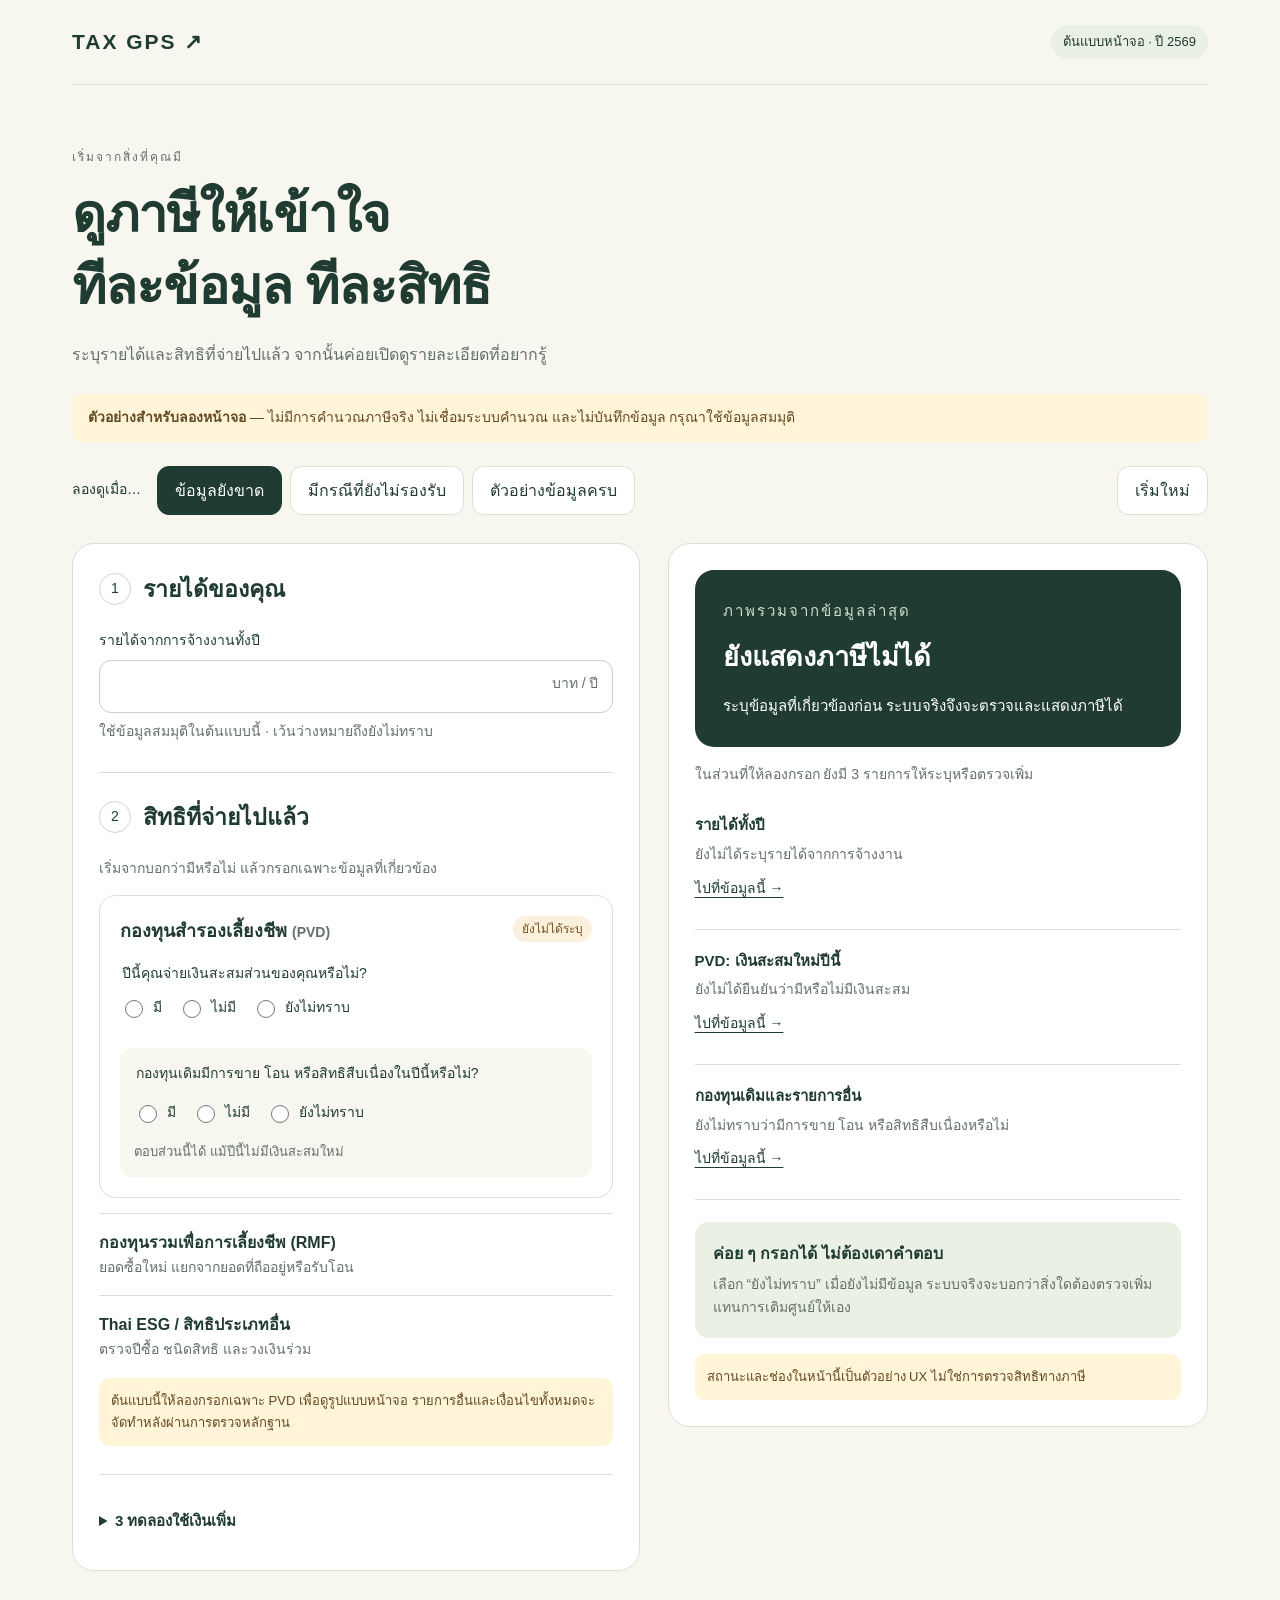
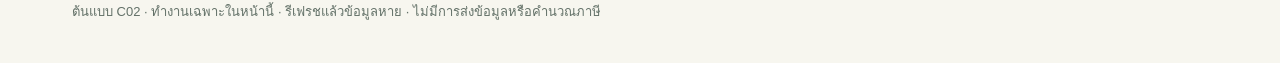
<file: docs/demo/c02-guided-rights-preview.html>
<!doctype html>
<html lang="th">
<head>
<meta charset="utf-8">
<meta name="viewport" content="width=device-width,initial-scale=1">
<meta http-equiv="Content-Security-Policy" content="default-src 'none'; style-src 'unsafe-inline'; script-src 'unsafe-inline'; img-src data:; base-uri 'none'; form-action 'none'; connect-src 'none'">
<title>Tax GPS — ต้นแบบสิทธิเดิม</title>
<style>
:root{color-scheme:light;--ink:#203c32;--muted:#637168;--paper:#f7f6ef;--line:#dce1d5;--soft:#eaf0e3;--accent:#d5e4a6;--warn:#755220}
*{box-sizing:border-box}body{margin:0;background:var(--paper);color:var(--ink);font:16px/1.7 Tahoma,"Leelawadee UI",sans-serif}button,input,summary{font:inherit}button,a,input,summary{touch-action:manipulation}button,summary{cursor:pointer}button{border:1px solid var(--line);border-radius:12px;padding:10px 17px;min-height:44px;background:#fff;color:var(--ink)}button:hover{border-color:#6f846a}button:focus-visible,a:focus-visible,input:focus-visible,summary:focus-visible{outline:3px solid #a27b2b;outline-offset:4px}a{color:inherit;text-underline-offset:4px}input[type=text]{width:100%;border:1px solid #c9d2c0;border-radius:12px;padding:12px;background:#fff;color:var(--ink);min-height:48px}input[type=radio]{accent-color:#28543f;width:18px;height:18px}input:disabled{background:#f2f3ed;color:#737b71}h1,h2,h3,p{margin:0}h1{font-size:clamp(30px,4.2vw,52px);line-height:1.38;letter-spacing:-1px;max-width:800px}h2{font-size:23px}h3{font-size:18px}small,.hint{font-size:14px;color:var(--muted)}[hidden]{display:none!important}
.wrap{max-width:1200px;margin:auto;padding:0 32px}.mast{display:flex;align-items:center;justify-content:space-between;gap:16px;padding:24px 0;border-bottom:1px solid var(--line)}.brand{font-size:21px;font-weight:700;letter-spacing:2px}.badge{font-size:13px;background:var(--soft);padding:6px 12px;border-radius:20px}.hero{padding:44px 0 26px}.eyebrow{font-size:12px;letter-spacing:2px;margin-bottom:12px;color:var(--muted)}.hero p{margin-top:18px;color:var(--muted)}.notice{background:#fff3d8;color:#624a21;border-radius:12px;padding:12px 16px;margin-bottom:24px;font-size:14px}.modes{display:flex;flex-wrap:wrap;gap:8px;align-items:center;margin:12px 0 28px}.modes span{margin-right:8px;font-size:14px}.modes button[aria-pressed=true]{background:var(--ink);color:white;border-color:var(--ink)}.layout{display:grid;grid-template-columns:minmax(0,1.05fr) minmax(0,1fr);gap:28px;align-items:start}.panel{background:#fff;border:1px solid var(--line);border-radius:22px;padding:26px;min-width:0}.heading{display:flex;gap:12px;align-items:center;margin-bottom:20px}.step{display:inline-grid;place-items:center;width:32px;height:32px;border:1px solid #ced6c7;border-radius:50%;flex:none;font-size:14px}.field{display:block;margin-top:18px}.field span{display:block;font-size:14px;margin-bottom:7px}.field small{display:block;margin-top:7px}.amount{position:relative}.amount input{padding-right:80px}.amount b{position:absolute;right:14px;top:12px;font-weight:400;font-size:14px;color:var(--muted)}.section{border-top:1px solid var(--line);margin-top:28px;padding-top:25px}.right{border:1px solid var(--line);border-radius:16px;padding:20px;margin-top:14px}.right-head{display:flex;gap:10px;align-items:start;justify-content:space-between}.state{font-size:12px;white-space:nowrap;color:var(--warn);background:#faf0dc;border-radius:15px;padding:3px 9px}.state.ok{background:var(--soft);color:#46623d}.choices{border:0;padding:0;margin:16px 0 0;min-width:0}.choices legend{font-size:14px}.options{display:flex;flex-wrap:wrap;gap:5px 16px}.options label{display:flex;align-items:center;gap:7px;min-height:44px;font-size:14px}.history{background:var(--paper);padding:14px;border-radius:12px;margin-top:18px}.history legend{float:left;width:100%;margin-bottom:5px}.history .options{clear:both}.history-note{font-size:13px;color:var(--muted);margin-top:6px}.simple-row{display:flex;justify-content:space-between;gap:12px;margin-top:15px;padding-top:15px;border-top:1px solid var(--line)}.simple-row small{display:block}.link-button{background:transparent;border:0;text-decoration:underline;text-underline-offset:4px;padding:8px 0;text-align:left}.result{position:sticky;top:20px}.result-top{background:var(--ink);color:#fff;border-radius:19px;padding:28px}.result-top .eyebrow,.result-top .hint{color:#cedbcd}.result-top h2{font-size:27px;margin-bottom:12px}.result-top p{font-size:15px}.issues{padding:8px 0 0;margin:0;list-style:none}.issues li{padding:18px 0;border-bottom:1px solid var(--line)}.issues strong{display:block;font-size:15px}.issues p{font-size:14px;color:var(--muted);margin-top:5px}.issues a{display:inline-flex;align-items:center;min-height:44px;font-size:14px}.summary{padding:22px 0 0}.summary h3{margin-bottom:12px}details{border-top:1px solid var(--line);margin-top:18px;padding-top:8px}summary{min-height:44px;display:list-item;padding:8px 0;font-size:15px}details p,details li{font-size:14px;color:var(--muted)}details ul{padding-left:22px}.placeholder{font-size:38px;line-height:1.4;margin:12px 0 4px;color:var(--accent)}.next{background:var(--soft);border-radius:14px;padding:18px;margin-top:22px}.next p{font-size:14px;color:var(--muted);margin-top:5px}.footer{padding:30px 0 40px;color:var(--muted);font-size:13px}.mobile-jump{display:none}.verify{font-size:13px;margin-top:16px;padding:12px;border-radius:10px;background:#fff3d8;color:#624a21}.reset{margin-left:auto}
@media(max-width:760px){.wrap{padding:0 18px}.mast{align-items:flex-start}.hero{padding-top:30px}.layout{grid-template-columns:1fr;gap:20px}.panel{padding:20px}.result{position:static}.result-top{padding:23px}.right{padding:15px}.right-head{flex-wrap:wrap}.modes{gap:7px}.modes span{width:100%}.modes button{font-size:14px;padding:8px 12px}.reset{margin-left:0}.badge{max-width:155px;line-height:1.5}.mobile-jump{display:inline-flex;min-height:44px;align-items:center;margin-top:14px}h2{font-size:21px}.hero p{font-size:15px}.history{padding:12px}}
@media(prefers-reduced-motion:reduce){*{scroll-behavior:auto!important}}
</style>
</head>
<body>
<div class="wrap">
<header class="mast"><div class="brand">TAX GPS <span aria-hidden="true">↗</span></div><span class="badge">ต้นแบบหน้าจอ · ปี 2569</span></header>
<section class="hero"><p class="eyebrow">เริ่มจากสิ่งที่คุณมี</p><h1>ดูภาษีให้เข้าใจ<br>ทีละข้อมูล ทีละสิทธิ</h1><p>ระบุรายได้และสิทธิที่จ่ายไปแล้ว จากนั้นค่อยเปิดดูรายละเอียดที่อยากรู้</p><a class="mobile-jump" href="#overview">ไปดูภาพรวม ↓</a></section>
<p class="notice"><strong>ตัวอย่างสำหรับลองหน้าจอ</strong> — ไม่มีการคำนวณภาษีจริง ไม่เชื่อมระบบคำนวณ และไม่บันทึกข้อมูล กรุณาใช้ข้อมูลสมมุติ</p>
<div class="modes" role="group" aria-label="เลือกสถานการณ์ตัวอย่าง"><span>ลองดูเมื่อ…</span><button type="button" data-mode="missing" aria-pressed="true">ข้อมูลยังขาด</button><button type="button" data-mode="unsupported" aria-pressed="false">มีกรณีที่ยังไม่รองรับ</button><button type="button" data-mode="ready" aria-pressed="false">ตัวอย่างข้อมูลครบ</button><button type="button" class="reset" id="reset">เริ่มใหม่</button></div>
<main class="layout">
<section class="panel" aria-labelledby="inputs-title">
<div class="heading"><span class="step">1</span><h2 id="inputs-title">รายได้ของคุณ</h2></div>
<label class="field" for="salary"><span>รายได้จากการจ้างงานทั้งปี</span><div class="amount"><input id="salary" type="text" inputmode="decimal" autocomplete="off" aria-describedby="salary-hint"><b>บาท / ปี</b></div><small id="salary-hint">ใช้ข้อมูลสมมุติในต้นแบบนี้ · เว้นว่างหมายถึงยังไม่ทราบ</small></label>
<section class="section" aria-labelledby="rights-title"><div class="heading"><span class="step">2</span><h2 id="rights-title">สิทธิที่จ่ายไปแล้ว</h2></div><p class="hint">เริ่มจากบอกว่ามีหรือไม่ แล้วกรอกเฉพาะข้อมูลที่เกี่ยวข้อง</p>
<article class="right" id="pvd-card" tabindex="-1"><div class="right-head"><h3>กองทุนสำรองเลี้ยงชีพ <small>(PVD)</small></h3><span class="state" id="pvd-state">ยังไม่ได้ระบุ</span></div>
<fieldset class="choices"><legend>ปีนี้คุณจ่ายเงินสะสมส่วนของคุณหรือไม่?</legend><div class="options"><label><input type="radio" name="pvd" value="yes">มี</label><label><input type="radio" name="pvd" value="no">ไม่มี</label><label><input type="radio" name="pvd" value="unknown">ยังไม่ทราบ</label></div></fieldset>
<div id="pvd-fields" hidden><label class="field" for="pvd-paid"><span>เงินสะสมที่หักจากเงินเดือนคุณ</span><div class="amount"><input id="pvd-paid" type="text" inputmode="decimal" autocomplete="off" aria-describedby="pvd-paid-hint"><b>บาท / ปี</b></div><small id="pvd-paid-hint">ดูจากใบสรุปเงินสะสม · ไม่รวมเงินที่นายจ้างสมทบ</small></label><label class="field" for="pvd-wage"><span>ฐานค่าจ้างที่ใช้ส่ง PVD</span><div class="amount"><input id="pvd-wage" type="text" inputmode="decimal" autocomplete="off" aria-describedby="pvd-wage-hint"><b>บาท / ปี</b></div><small id="pvd-wage-hint">ฐานนี้อาจต่างจากรายได้รวม ดูจากข้อมูลกองทุนหรือนายจ้าง · ไม่ทราบให้เว้นว่าง</small></label></div>
<p class="hint" id="pvd-no-note" hidden>ไม่มีเงินสะสมใหม่ ไม่ได้หมายความว่าไม่มีรายการจากกองทุนเดิม</p>
<fieldset class="choices history"><legend>กองทุนเดิมมีการขาย โอน หรือสิทธิสืบเนื่องในปีนี้หรือไม่?</legend><div class="options"><label><input type="radio" name="history" value="yes">มี</label><label><input type="radio" name="history" value="no">ไม่มี</label><label><input type="radio" name="history" value="unknown">ยังไม่ทราบ</label></div><p class="history-note">ตอบส่วนนี้ได้ แม้ปีนี้ไม่มีเงินสะสมใหม่</p><p id="history-warning" class="verify" tabindex="-1" hidden>มีรายการจากกองทุนเดิม — ต้องตรวจประเภทและเงื่อนไขเพิ่มเติมก่อนคำนวณ ในต้นแบบนี้ยังไม่รับรายละเอียดดังกล่าว</p></fieldset>
</article>
<div class="simple-row"><div><strong>กองทุนรวมเพื่อการเลี้ยงชีพ (RMF)</strong><small>ยอดซื้อใหม่ แยกจากยอดที่ถืออยู่หรือรับโอน</small></div></div>
<div class="simple-row"><div><strong>Thai ESG / สิทธิประเภทอื่น</strong><small>ตรวจปีซื้อ ชนิดสิทธิ และวงเงินร่วม</small></div></div>
<p class="verify">ต้นแบบนี้ให้ลองกรอกเฉพาะ PVD เพื่อดูรูปแบบหน้าจอ รายการอื่นและเงื่อนไขทั้งหมดจะจัดทำหลังผ่านการตรวจหลักฐาน</p>
</section>
<details class="section"><summary><strong>3 ทดลองใช้เงินเพิ่ม</strong></summary><p>หลังจากเข้าใจฐานภาษีแล้ว จึงค่อยเปิดดูทางเลือกการใช้เงินเพิ่ม ส่วนนี้เป็นตำแหน่งตัวอย่าง ยังไม่มีการเปรียบเทียบหรือคำแนะนำ</p></details>
</section>
<section class="panel result" aria-labelledby="overview" id="result-panel">
<div class="result-top"><p class="eyebrow">ภาพรวมจากข้อมูลล่าสุด</p><h2 id="overview" tabindex="-1">ยังแสดงภาษีไม่ได้</h2><p id="result-copy">เริ่มระบุข้อมูล แล้วดูได้ทันทีว่าต้องเติมอะไรต่อ</p><div class="placeholder" id="tax-placeholder" hidden>—</div><p class="hint" id="ready-note" hidden>ตำแหน่งยอดภาษีรายปี · ก่อนหักภาษี ณ ที่จ่าย</p></div>
<p class="hint" id="status" role="status" aria-live="polite" style="margin-top:16px">เลือกสถานการณ์ตัวอย่างด้านบน หรือเริ่มกรอกข้อมูลสมมุติ</p>
<ul class="issues" id="issues"></ul>
<div class="summary" id="rights-summary" hidden><h3>สิทธิเดิมถูกนับอย่างไร</h3><p class="hint">นี่คือตำแหน่งแสดงผลเมื่อระบบจริงตรวจข้อมูลครบแล้ว ไม่มีผลคำนวณในต้นแบบ</p><details><summary>กองทุนสำรองเลี้ยงชีพ — ดูวิธีคิด</summary><ul><li>ยอดเงินสะสมที่คุณจ่าย</li><li>ยอดเข้าเงื่อนไข และส่วนที่เกินสิทธิ</li><li>ส่วนยกเว้นก่อนค่าใช้จ่าย</li><li>ส่วนลดหย่อนหลังค่าใช้จ่าย</li></ul><p>ระบบจริงจะแสดงตัวเลขและเหตุผลจากแกนคำนวณที่ตรวจแล้วเท่านั้น</p></details><details><summary>วงเงินร่วมและแหล่งอ้างอิง</summary><p>แสดงวงเงินตามกฎ ใช้แล้ว และคงเหลือร่วมกัน โดยไม่สร้างวงเงินใหม่ให้แต่ละกองทุน</p><p>ลิงก์กฎหมายและเวอร์ชันจะอยู่ในรายละเอียดนี้ ส่วนข้อมูลตรวจสอบเชิงเทคนิคแยกไว้อีกชั้น</p></details></div>
<div class="next"><strong>ค่อย ๆ กรอกได้ ไม่ต้องเดาคำตอบ</strong><p>เลือก “ยังไม่ทราบ” เมื่อยังไม่มีข้อมูล ระบบจริงจะบอกว่าสิ่งใดต้องตรวจเพิ่ม แทนการเติมศูนย์ให้เอง</p></div>
<p class="verify" id="prototype-note">สถานะและช่องในหน้านี้เป็นตัวอย่าง UX ไม่ใช่การตรวจสิทธิทางภาษี</p>
</section>
</main>
<footer class="footer">ต้นแบบ C02 · ทำงานเฉพาะในหน้านี้ · รีเฟรชแล้วข้อมูลหาย · ไม่มีการส่งข้อมูลหรือคำนวณภาษี</footer>
</div>
<script>
'use strict';
const byId = id => document.getElementById(id);
const chosen = name => document.querySelector(`input[name="${name}"]:checked`)?.value ?? null;
const title = byId('overview'), copy = byId('result-copy'), issues = byId('issues');
let mode = 'missing', previousPvd = null;
function setRadio(name, value) { document.querySelectorAll(`input[name="${name}"]`).forEach(input => { input.checked = input.value === value; }); }
function syncFields() {
  const value = chosen('pvd');
  byId('pvd-fields').hidden = value !== 'yes';
  byId('pvd-no-note').hidden = value !== 'no';
  byId('history-warning').hidden = chosen('history') !== 'yes';
  byId('pvd-state').textContent = value === 'no' ? 'ไม่มีเงินสะสมใหม่' : value === 'yes' ? 'กรอกส่วนของคุณ' : value === 'unknown' ? 'ยังไม่ทราบ' : 'ยังไม่ได้ระบุ';
  byId('pvd-state').classList.toggle('ok', value === 'no');
}
function issue(label, explanation, target) {
  const li = document.createElement('li'), strong = document.createElement('strong'), p = document.createElement('p'), a = document.createElement('a');
  strong.textContent = label; p.textContent = explanation; a.href = `#${target}`; a.textContent = 'ไปที่ข้อมูลนี้ →';
  a.addEventListener('click', event => { event.preventDefault(); const field = byId(target); field.scrollIntoView({block:'center'}); field.focus(); });
  li.append(strong, p, a); issues.append(li);
}
function render() {
  syncFields(); issues.replaceChildren(); byId('rights-summary').hidden = mode !== 'ready';
  byId('tax-placeholder').hidden = mode !== 'ready'; byId('ready-note').hidden = mode !== 'ready';
  document.querySelectorAll('[data-mode]').forEach(button => button.setAttribute('aria-pressed', String(button.dataset.mode === mode)));
  if (mode === 'ready') {
    title.textContent = 'ตัวอย่างเมื่อข้อมูลครบ'; copy.textContent = 'ระบบจริงจะแสดงภาษีและสิทธิที่ผ่านการตรวจตรงนี้';
    byId('status').textContent = 'สถานการณ์ตัวอย่างเท่านั้น ยังไม่ได้ตรวจข้อมูลหรือคำนวณภาษี'; return;
  }
  title.textContent = 'ยังแสดงภาษีไม่ได้';
  if (mode === 'unsupported') {
    copy.textContent = 'มีรายการที่ต้องใช้การคำนวณนอกขอบเขตที่รองรับ';
    issue('สิทธิสืบเนื่องจากการสับเปลี่ยน LTF', 'ตัวอย่างกรณีที่ยังไม่รองรับ จึงยังแสดงภาษีไม่ได้ ไม่ควรลบรายการจริงเพื่อให้คำนวณผ่าน', 'history-warning');
    byId('status').textContent = 'กรณีสมมุติ: มีสิทธิจากปีก่อน แม้ปีนี้ไม่ได้ซื้อเพิ่ม'; return;
  }
  copy.textContent = 'ระบุข้อมูลที่เกี่ยวข้องก่อน ระบบจริงจึงจะตรวจและแสดงภาษีได้';
  if (!byId('salary').value.trim()) issue('รายได้ทั้งปี', 'ยังไม่ได้ระบุรายได้จากการจ้างงาน', 'salary');
  if (chosen('pvd') === 'yes') {
    if (!byId('pvd-paid').value.trim()) issue('PVD: เงินสะสมส่วนของคุณ', 'ยังไม่ทราบยอดที่หักจากเงินเดือน', 'pvd-paid');
    if (!byId('pvd-wage').value.trim()) issue('PVD: ฐานค่าจ้าง', 'ยังไม่ทราบฐานค่าจ้างที่ใช้ส่งกองทุน', 'pvd-wage');
  } else if (chosen('pvd') !== 'no') issue('PVD: เงินสะสมใหม่ปีนี้', 'ยังไม่ได้ยืนยันว่ามีหรือไม่มีเงินสะสม', 'pvd-card');
  if (chosen('history') !== 'no') issue('กองทุนเดิมและรายการอื่น', chosen('history') === 'yes' ? 'มีรายการที่ต้องตรวจเพิ่ม แม้ไม่มีเงินสะสมใหม่' : 'ยังไม่ทราบว่ามีการขาย โอน หรือสิทธิสืบเนื่องหรือไม่', chosen('history') === 'yes' ? 'history-warning' : 'pvd-card');
  const count = issues.children.length;
  byId('status').textContent = count ? `ในส่วนที่ให้ลองกรอก ยังมี ${count} รายการให้ระบุหรือตรวจเพิ่ม` : 'กรอกส่วนทดลองแล้ว แต่ต้นแบบนี้ไม่ตรวจเงื่อนไขหรือแสดงภาษีจริง ลองกด “ตัวอย่างข้อมูลครบ” เพื่อดูรูปแบบผลลัพธ์';
}
function preset(next) {
  mode = next; byId('salary').value = next === 'missing' ? '' : '990500';
  setRadio('pvd', next === 'ready' ? 'yes' : next === 'unsupported' ? 'no' : null);
  setRadio('history', next === 'ready' ? 'no' : next === 'unsupported' ? 'yes' : null);
  byId('pvd-paid').value = next === 'ready' ? '100000' : ''; byId('pvd-wage').value = next === 'ready' ? '990500' : '';
  previousPvd = chosen('pvd'); render();
}
document.querySelectorAll('[data-mode]').forEach(button => button.addEventListener('click', () => preset(button.dataset.mode)));
byId('reset').addEventListener('click', () => preset('missing'));
document.querySelectorAll('input').forEach(input => input.addEventListener(input.type === 'radio' ? 'change' : 'input', () => {
  if (input.name === 'pvd') {
    const value = chosen('pvd');
    if (previousPvd === 'yes' && value === 'no' && (byId('pvd-paid').value || byId('pvd-wage').value)) {
      if (!window.confirm('ต้องการนำเงินสะสมใหม่ออกจากตัวอย่างนี้ใช่ไหม? ประวัติกองทุนเดิมจะยังอยู่')) { setRadio('pvd', 'yes'); return; }
      byId('pvd-paid').value = ''; byId('pvd-wage').value = '';
    }
    previousPvd = value;
  }
  mode = 'missing'; render();
}));
render();
</script>
</body>
</html>
</file>
